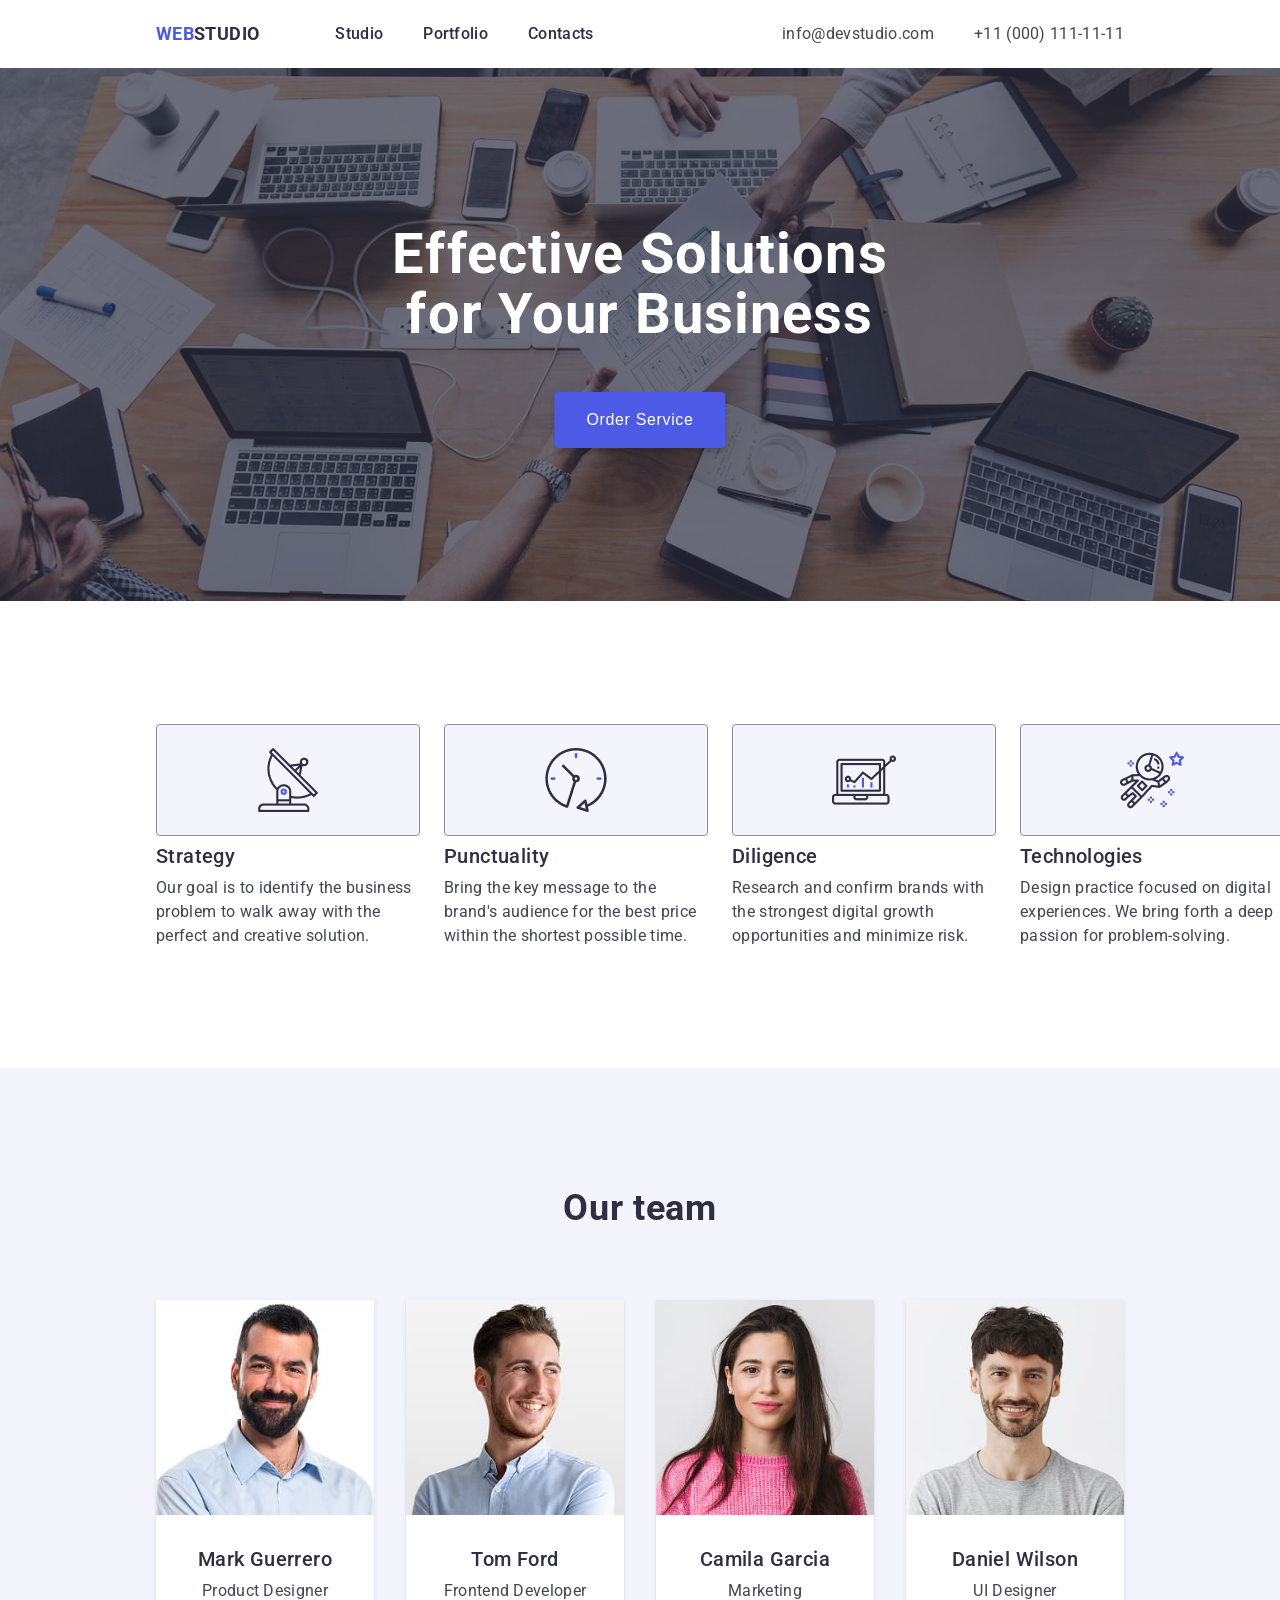
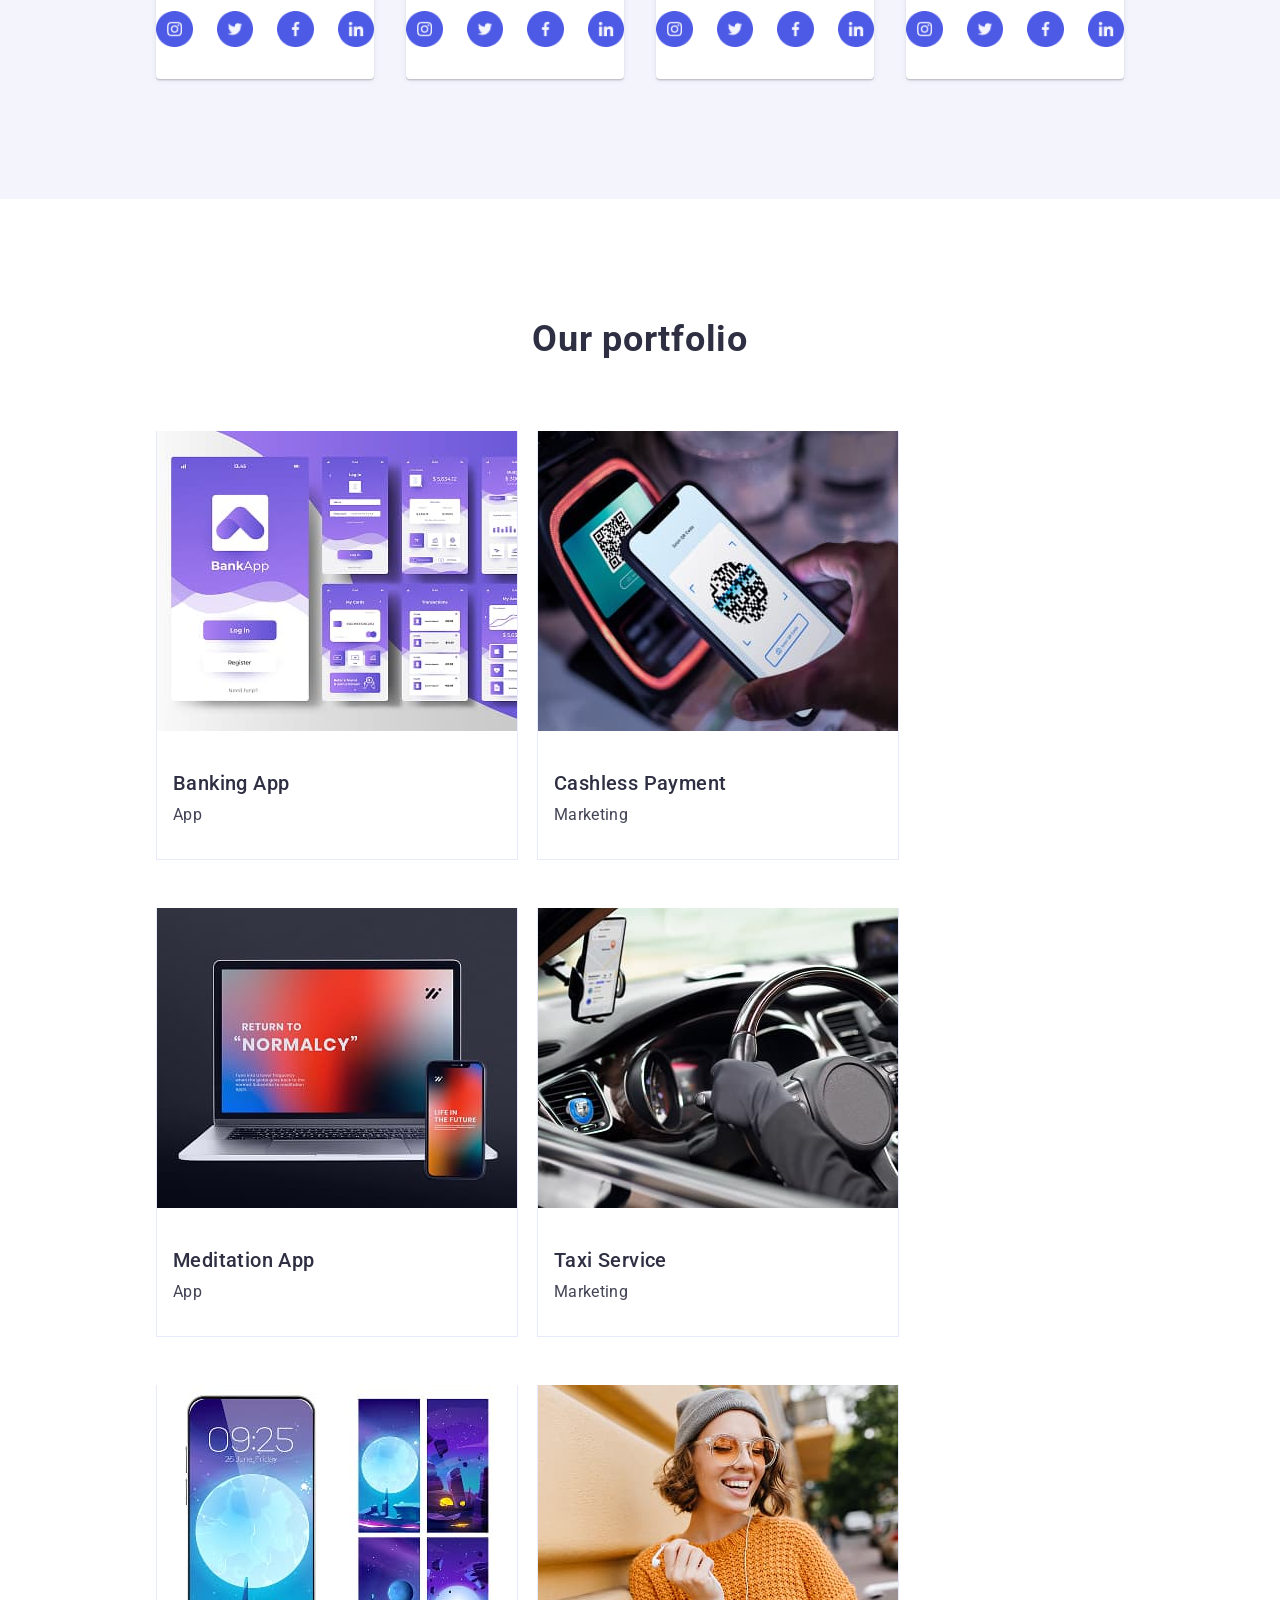
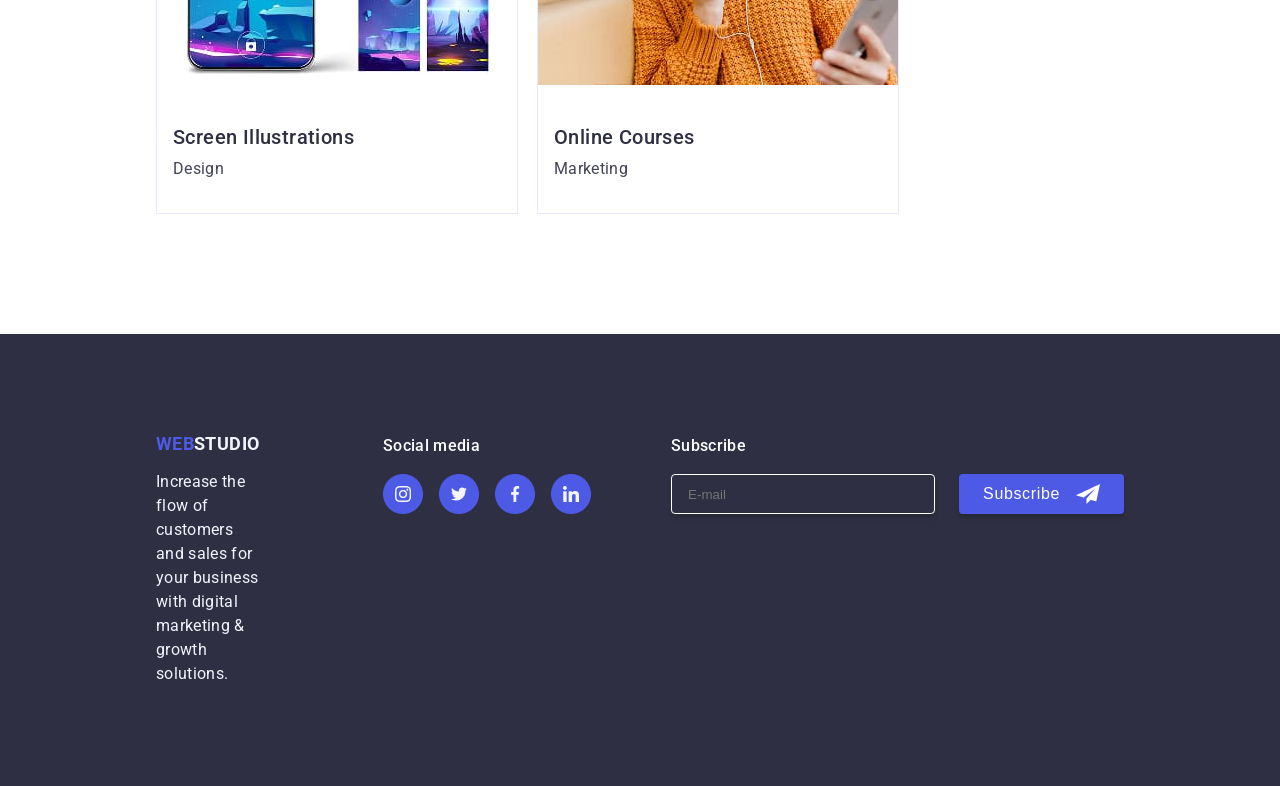
<file: index.html>
<!doctype html>
<html lang="en">
  <head>
    <meta charset="UTF-8" />
    <meta name="viewport" content="width=device-width, initial-scale=1.0" />
    <title>WebStudio</title>
    <link rel="preconnect" href="https://fonts.googleapis.com" />
    <link rel="preconnect" href="https://fonts.gstatic.com" crossorigin />
    <link
      href="https://fonts.googleapis.com/css2?family=Raleway:ital,wght@0,100..900;1,100..900&family=Roboto:ital,wght@0,100..900;1,100..900&display=swap"
      rel="stylesheet"
    />
    <link rel="stylesheet" href="./css/reset.css" />
    <link rel="stylesheet" href="./css/styles.css" />
  </head>
  <body>
    <div class="wrapper">
      <!-- Header -->
      <header class="header container" id="header">
        <nav class="nav">
          <div class="header-right">
            <a href="./index.html" class="logo"><span>Web</span>Studio</a>
            <ul class="nav-list">
              <li><a href="./index.html" class="nav-link">Studio</a></li>
              <li><a href="#portfolio" class="nav-link">Portfolio</a></li>
              <li><a href="#contacts" class="nav-link">Contacts</a></li>
            </ul>
          </div>
          <div class="header-contacts">
            <ul class="header-contacts-list">
              <li class="header-contacts-unit">info@devstudio.com</li>
              <li class="header-contacts-unit">+11 (000) 111-11-11</li>
            </ul>
          </div>
        </nav>
      </header>
      <main>
        <!-- Hero Section -->
        <section class="hero">
          <div class="hero-content">
            <h1 class="hero-title">
              Effective Solutions <br />
              for Your Business
            </h1>
            <button type="button" class="hero-button">Order Service</button>
          </div>
          <div class="hero-image-wrapper">
            <img
              src="./img/hero/hero-image.jpg"
              alt="People working together"
              class="hero-image"
              width="1440"
            />
          </div>
        </section>
        <!-- Advantages -->
        <section class="advantages container">
          <h2 class="advantages-title">Our advantages</h2>
          <ul class="advantages-list">
            <li class="advantages-item">
              <div class="advant-icon-box">
                <img src="./img/advant/1-antenna.png" alt="Antenna" />
              </div>
              <h3 class="advant-item-title">Strategy</h3>
              <p class="advantages-text">
                Our goal is to identify the business problem to walk away with
                the perfect and creative solution.
              </p>
            </li>
            <li class="advantages-item">
              <div class="advant-icon-box">
                <img src="./img/advant/2-clock.png" alt="Clock" />
              </div>
              <h3 class="advant-item-title">Punctuality</h3>
              <p class="advantages-text">
                Bring the key message to the brand's audience for the best price
                within the shortest possible time.
              </p>
            </li>
            <li class="advantages-item">
              <div class="advant-icon-box">
                <img src="./img/advant/3-diagram.png" alt="Diagram" />
              </div>
              <h3 class="advant-item-title">Diligence</h3>
              <p class="advantages-text">
                Research and confirm brands with the strongest digital growth
                opportunities and minimize risk.
              </p>
            </li>
            <li class="advantages-item">
              <div class="advant-icon-box">
                <img src="./img/advant/4-astronaut.png" alt="Astronaut" />
              </div>
              <h3 class="advant-item-title">Technologies</h3>
              <p class="advantages-text">
                Design practice focused on digital experiences. We bring forth a
                deep passion for problem-solving.
              </p>
            </li>
          </ul>
        </section>
        <!-- Our team -->
        <section class="our-team container">
          <div class="our-team-content">
            <h2 class="section-title">Our team</h2>
            <ul class="our-team-list">
              <li class="our-team-list-item">
                <img
                  src="./img/our-team/1.jpg"
                  alt="Mark Guerrero"
                  class="team-card-img"
                />
                <div class="team-content">
                  <h3 class="team-conten-title">Mark Guerrero</h3>
                  <p class="team-content-text">Product Designer</p>
                  <ul class="team-social-list">
                    <li class="team-social-item">
                      <img
                        src="./img/our-team/team-social/1-insta.png"
                        alt="Instagram"
                      />
                    </li>
                    <li class="team-social-item">
                      <img
                        src="./img/our-team/team-social/2-twit.png"
                        alt="Twitter"
                      />
                    </li>
                    <li class="team-social-item">
                      <img
                        src="./img/our-team/team-social/3-fb.png"
                        alt="Facebook"
                      />
                    </li>
                    <li class="team-social-item">
                      <img
                        src="./img/our-team/team-social/4-linkedin.png"
                        alt="LinkedIn"
                      />
                    </li>
                  </ul>
                </div>
              </li>
              <li class="our-team-list-item">
                <img
                  src="./img/our-team/2.jpg"
                  alt="Tom Ford"
                  class="team-card-img"
                />
                <div class="team-content">
                  <h3 class="team-conten-title">Tom Ford</h3>
                  <p class="team-content-text">Frontend Developer</p>
                  <ul class="team-social-list">
                    <li class="team-social-item">
                      <img
                        src="./img/our-team/team-social/1-insta.png"
                        alt="Instagram"
                      />
                    </li>
                    <li class="team-social-item">
                      <img
                        src="./img/our-team/team-social/2-twit.png"
                        alt="Twitter"
                      />
                    </li>
                    <li class="team-social-item">
                      <img
                        src="./img/our-team/team-social/3-fb.png"
                        alt="Facebook"
                      />
                    </li>
                    <li class="team-social-item">
                      <img
                        src="./img/our-team/team-social/4-linkedin.png"
                        alt="LinkedIn"
                      />
                    </li>
                  </ul>
                </div>
              </li>
              <li class="our-team-list-item">
                <img
                  src="./img/our-team/3.jpg"
                  alt="Camila Garcia"
                  class="team-card-img"
                />
                <div class="team-content">
                  <h3 class="team-conten-title">Camila Garcia</h3>
                  <p class="team-content-text">Marketing</p>
                  <ul class="team-social-list">
                    <li class="team-social-item">
                      <img
                        src="./img/our-team/team-social/1-insta.png"
                        alt="Instagram"
                      />
                    </li>
                    <li class="team-social-item">
                      <img
                        src="./img/our-team/team-social/2-twit.png"
                        alt="Twitter"
                      />
                    </li>
                    <li class="team-social-item">
                      <img
                        src="./img/our-team/team-social/3-fb.png"
                        alt="Facebook"
                      />
                    </li>
                    <li class="team-social-item">
                      <img
                        src="./img/our-team/team-social/4-linkedin.png"
                        alt="LinkedIn"
                      />
                    </li>
                  </ul>
                </div>
              </li>
              <li class="our-team-list-item">
                <img
                  src="./img/our-team/4.jpg"
                  alt="Daniel Wilson"
                  class="team-card-img"
                />
                <div class="team-content">
                  <h3 class="team-conten-title">Daniel Wilson</h3>
                  <p class="team-content-text">UI Designer</p>
                  <ul class="team-social-list">
                    <li class="team-social-item">
                      <img
                        src="./img/our-team/team-social/1-insta.png"
                        alt="Instagram"
                      />
                    </li>
                    <li class="team-social-item">
                      <img
                        src="./img/our-team/team-social/2-twit.png"
                        alt="Twitter"
                      />
                    </li>
                    <li class="team-social-item">
                      <img
                        src="./img/our-team/team-social/3-fb.png"
                        alt="Facebook"
                      />
                    </li>
                    <li class="team-social-item">
                      <img
                        src="./img/our-team/team-social/4-linkedin.png"
                        alt="LinkedIn"
                      />
                    </li>
                  </ul>
                </div>
              </li>
            </ul>
          </div>
        </section>
        <!-- Our portfolio-->
        <section class="portfolio container">
          <div class="portfolio-content">
            <h2 class="section-title">Our portfolio</h2>
            <ul class="portfolio-list" id="portfolio">
              <li class="portfolio-list-item">
                <img src="./img/portfolio/1.jpg" alt="Banking App" />
                <div class="portfolio-card-content">
                  <h3 class="portfolio-content-title">Banking App</h3>
                  <p class="portfolio-content-text">App</p>
                </div>
              </li>
              <li class="portfolio-list-item">
                <img src="./img/portfolio/2.jpg" alt="Cashless Payment" />
                <div class="portfolio-card-content">
                  <h3 class="portfolio-content-title">Cashless Payment</h3>
                  <p class="portfolio-content-text">Marketing</p>
                </div>
              </li>
              <li class="portfolio-list-item">
                <img src="./img/portfolio/3.jpg" alt="Meditation App" />
                <div class="portfolio-card-content">
                  <h3 class="portfolio-content-title">Meditation App</h3>
                  <p class="portfolio-content-text">App</p>
                </div>
              </li>
              <li class="portfolio-list-item">
                <img src="./img/portfolio/4.jpg" alt="Taxi Service" />
                <div class="portfolio-card-content">
                  <h3 class="portfolio-content-title">Taxi Service</h3>
                  <p class="portfolio-content-text">Marketing</p>
                </div>
              </li>
              <li class="portfolio-list-item">
                <img src="./img/portfolio/5.jpg" alt="Screen Illustrations" />
                <div class="portfolio-card-content">
                  <h3 class="portfolio-content-title">Screen Illustrations</h3>
                  <p class="portfolio-content-text">Design</p>
                </div>
              </li>
              <li class="portfolio-list-item">
                <img src="./img/portfolio/6.jpg" alt="Online Courses" />
                <div class="portfolio-card-content">
                  <h3 class="portfolio-content-title">Online Courses</h3>
                  <p class="portfolio-content-text">Marketing</p>
                </div>
              </li>
            </ul>
          </div>
        </section>
      </main>
      <!-- Footer -->
      <footer class="footer" id="contacts">
        <div class="foot-logo-box">
          <a href="#header" class="foot-logo"><span>Web</span>Studio</a>
          <p class="foot-logo-text">
            Increase the flow of customers and sales for your business with
            digital marketing & growth solutions.
          </p>
        </div>
        <div class="foot-social">
          <h3 class="foot-social-title">Social media</h3>
          <ul class="foot-social-list">
            <li class="team-social-item">
              <img
                src="./img/our-team/team-social/1-insta.png"
                alt="Instagram"
              />
            </li>
            <li class="team-social-item">
              <img src="./img/our-team/team-social/2-twit.png" alt="Twitter" />
            </li>
            <li class="team-social-item">
              <img src="./img/our-team/team-social/3-fb.png" alt="Facebook" />
            </li>
            <li class="team-social-item">
              <img
                src="./img/our-team/team-social/4-linkedin.png"
                alt="LinkedIn"
              />
            </li>
          </ul>
        </div>
        <div class="footer-left">
          <div class="foot-subscribe-box">
            <h3 class="foot-social-title">Subscribe</h3>
            <input class="subscribe-input" type="text" placeholder="E-mail" />
          </div>
          <button type="button" class="subscribe-button">
            <span>Subscribe</span
            ><img src="./img/footer/icon-send.png" alt="Sending icon" />
          </button>
        </div>
      </footer>
    </div>
  </body>
</html>
</file>
<file: css/styles.css>
/*main wrapper*/

:root {
  --iris: #4d5ae5;
  --ocean: #404bbf;
  --navy-blue: #2e2f42;
  --green: #31d0aa;
  --slate: #434455;
  --light-slate: #8e8f99;
  --cornflower: #e7e9fc;
  --cloud: #f4f4fd;
  --navy-blue-modal: rgba(46, 47, 66, 0.4);
  --grey: rgba(46, 47, 66, 0.7);
  --white: #fff;
  --dairy: #fcfcfc;
}
html {
  scroll-behavior: smooth;
}
body {
  font-family: "Raleway", sans-serif;
  font-family: "Roboto", sans-serif;
  margin: 0;
  padding: 0;
  color: var(--navy-blue);
}
.wrapper {
  display: flex;
  flex-direction: column;
  max-width: 1440px;
  margin: 0 auto;
}
.container {
  display: flex;
  flex-direction: column;
  justify-content: center;
  align-items: center;
  padding: 0 156px;
}

/*header*/

.header {
  display: flex;
  flex-direction: row;
  justify-content: space-between;
  align-items: center;
  /* background-color: lightgray; */
}
.logo {
  font-weight: 700;
  font-size: 18px;
  margin: 24px 0;
  line-height: 1.11111;
  letter-spacing: 0.02em;
  text-align: center;
  color: var(--navy-blue);
  margin-right: 76px;
  text-transform: uppercase;
}
.logo span {
  color: var(--iris);
}
.nav-link {
  position: relative;
  font-weight: 500;
  font-size: 16px;
  line-height: 1.5;
  letter-spacing: 0.02em;
  color: var(--navy-blue);
}
.nav-link:hover {
  color: var(--ocean);
}
.nav-link::after {
  content: "";
  position: absolute;
  left: 0;
  bottom: -21px;
  width: 100%;
  height: 4px;
  border-radius: 2px;
  background-color: var(--ocean);

  opacity: 0;
  /* transform: scaleX(0); */
  transition:
    opacity 0.3s ease,
    transform 0.3s ease;
}
.nav-link:hover::after {
  opacity: 1;
  /* transform: scaleX(1); */
}
.nav {
  display: flex;
  flex-direction: row;
  align-items: center;
  justify-content: space-between;
  width: 100%;
}
.header-right {
  display: flex;
  flex-direction: row;
  justify-content: center;
  align-items: center;
}
.nav-list,
.header-contacts-list {
  display: flex;
  flex-direction: row;
  justify-content: center;
  align-items: center;
  gap: 40px;
}
.header-contacts-unit {
  font-weight: 400;
  font-size: 16px;

  /* line-height: 24px; */
  line-height: 1.5;
  letter-spacing: 0.02em;
  color: var(--slate);
}
.header-contacts-unit:hover,
.header-contacts-unit:active {
  color: var(--ocean);
  cursor: pointer;
}

/* hero section */

.hero {
  position: relative;
}
.hero-image-wrapper {
  position: relative;
  display: inline-block;
}
.hero-image-wrapper::after {
  content: "";
  position: absolute;
  inset: 0;
  z-index: 1;
  background-color: var(--grey);
  pointer-events: none;
}
.hero-content {
  padding: 188px 0;
  display: flex;
  align-items: center;
  justify-content: center;
  flex-direction: column;
  position: absolute;
  top: 50%;
  left: 50%;
  transform: translate(-50%, -50%);
  gap: 48px;

  z-index: 2;
  text-align: center;
  color: var(--white);
}
.hero-title {
  font-weight: 700;
  font-size: 56px;

  /* line-height: 60px; */
  line-height: 1.07143;
  letter-spacing: 0.02em;
  text-align: center;
}
.hero-button {
  display: flex;
  align-items: center;
  justify-content: center;
  flex-direction: row;
  gap: 10px;
  border-radius: 4px;
  padding: 16px 32px;
  /* width: 169px;
  height: 56px; */
  box-shadow: 0 4px 4px 0 rgba(0, 0, 0, 0.15);
  background-color: var(--iris);
  color: var(--white);
  font-weight: 500;
  font-size: 16px;

  /* line-height: 24px; */
  line-height: 1.5;
  letter-spacing: 0.04em;
  color: var(--white);
}
.hero-button:hover {
  background-color: var(--ocean);
}
.hero-image {
  display: block;
}

/* advantages */

.advantages-title {
  display: none;
}
.advantages-list {
  display: flex;
  flex-direction: row;
  justify-content: center;
  align-items: center;
  gap: 24px;
  margin: 120px auto;
}
.advant-icon-box {
  display: flex;
  justify-content: center;
  align-items: center;
  border: 1px solid var(--light-slate);
  border-radius: 4px;
  width: 264px;
  height: 112px;
  background: var(--cloud);
}
.advant-item-title {
  font-weight: 500;
  font-size: 20px;
  line-height: 1.2;
  letter-spacing: 0.02em;
  color: var(--navy-blue);
  margin: 8px auto;
}
.advantages-text {
  font-weight: 400;
  font-size: 16px;
  line-height: 1.5;
  letter-spacing: 0.02em;
  color: var(--slate);
}

/* Our team */

.our-team {
  background: var(--cloud);
}
.our-team-content {
  margin: 120px auto;
}
.section-title {
  margin-bottom: 72px;
  font-weight: 700;
  font-size: 36px;
  line-height: 1.11111;
  letter-spacing: 0.02em;
  text-align: center;
  color: var(--navy-blue);
}
.our-team-list {
  display: flex;
  flex-direction: row;
  gap: 32px;
}
.our-team-list-item {
  box-shadow:
    0 2px 1px 0 rgba(46, 47, 66, 0.08),
    0 1px 1px 0 rgba(46, 47, 66, 0.16),
    0 1px 6px 0 rgba(46, 47, 66, 0.08);
  background: var(--white);
  border-radius: 0 0 4px 4px;
  padding: 0px 0px 32px;
}
.team-card-img {
  margin-bottom: 32px;
}
.team-content {
  display: flex;
  flex-direction: column;
  justify-content: center;
  align-items: center;
  gap: 8px;
}
.team-conten-title {
  font-weight: 500;
  font-size: 20px;
  line-height: 1.2;
  letter-spacing: 0.02em;
  text-align: center;
  color: var(--navy-blue);
}
.team-content-text {
  font-weight: 400;
  font-size: 16px;
  line-height: 1.5;
  letter-spacing: 0.02em;
  text-align: center;
  color: var(--slate);
}
.team-social-list {
  display: flex;
  align-items: center;
  justify-content: center;
  flex-direction: row;
  gap: 24px;
}

/* Our portfolio */

.portfolio-content {
  margin: 120px auto;
}
.portfolio-list {
  display: flex;
  flex-wrap: wrap;
  gap: 19px;
  row-gap: 48px;
}
.portfolio-list-item {
  display: flex;
  flex-direction: column;
  gap: 8px;
  border-bottom: 1px solid var(--cornflower);
  border-left: 1px solid var(--cornflower);
  border-right: 1px solid var(--cornflower);
  /* padding: 32px 16px; */
}
.portfolio-card-content {
  display: flex;
  flex-direction: column;
  gap: 8px;
  margin: 32px 16px;
}
.portfolio-content-title {
  font-weight: 500;
  font-size: 20px;
  line-height: 1.2;
  letter-spacing: 0.02em;
  color: var(--navy-blue);
}
.portfolio-content-text {
  font-weight: 400;
  font-size: 16px;
  line-height: 1.5;
  letter-spacing: 0.02em;
  color: var(--slate);
}

/* Footer */

.footer {
  background-color: var(--navy-blue);
  display: flex;
  flex-direction: row;
  justify-content: center;
  align-items: start;
  padding: 100px 156px;
}
.foot-logo-box {
  display: flex;
  flex-direction: column;
  align-items: start;
  gap: 16px;
  margin-right: 120px;
}
.foot-logo {
  display: block;
  font-weight: 700;
  font-size: 18px;
  line-height: 1.11111;
  letter-spacing: 0.02em;
  text-align: center;
  color: var(--cloud);
  text-transform: uppercase;
}

.foot-logo span {
  color: var(--iris);
}

.foot-logo-text {
  display: block;
  font-weight: 400;
  font-size: 16px;
  line-height: 1.5;
  letter-spacing: 0.02em;
  color: var(--cloud);
}
.foot-social {
  margin-right: 80px;
  width: 208px;
}
.foot-social-title {
  font-weight: 500;
  font-size: 16px;
  margin-bottom: 16px;

  /* line-height: 24px; */
  line-height: 1.5;
  letter-spacing: 0.02em;
  color: var(--white);
}
.foot-social-list {
  display: flex;
  align-items: center;
  justify-content: center;
  flex-direction: row;
  gap: 16px;
}
.footer-left {
  display: flex;
  flex-direction: row;
  justify-content: center;
  align-items: end;
  gap: 24px;
}
.foot-subscribe-box {
  display: flex;
  flex-direction: column;
}
.subscribe-input {
  border: 1px solid var(--white);
  border-radius: 4px;
  width: 264px;
  height: 40px;
  box-shadow: 0 4px 4px 0 rgba(0, 0, 0, 0.15);
  background-color: inherit;
  padding-left: 16px;
  color: var(--cloud);
}
.subscribe-button {
  display: inline-flex;
  align-items: center;
  justify-content: center;
  /* flex-direction: row; */
  gap: 16px;
  border-radius: 4px;
  padding: 8px 36px;
  box-shadow: 0 4px 4px 0 rgba(0, 0, 0, 0.15);
  background-color: var(--iris);
  color: var(--white);
  font-weight: 500;
  font-size: 16px;

  /* line-height: 24px; */
  line-height: 1.5;
  letter-spacing: 0.04em;
  color: var(--white);
}
.subscribe-button img {
  display: block;
}
.foot-social-list .team-social-item {
  width: 40px;
  height: 40px;
  flex-shrink: 0;
}
.foot-social-list img {
  display: block;
  width: 100%;
  height: 100%;
  object-fit: contain;
}
</file>
